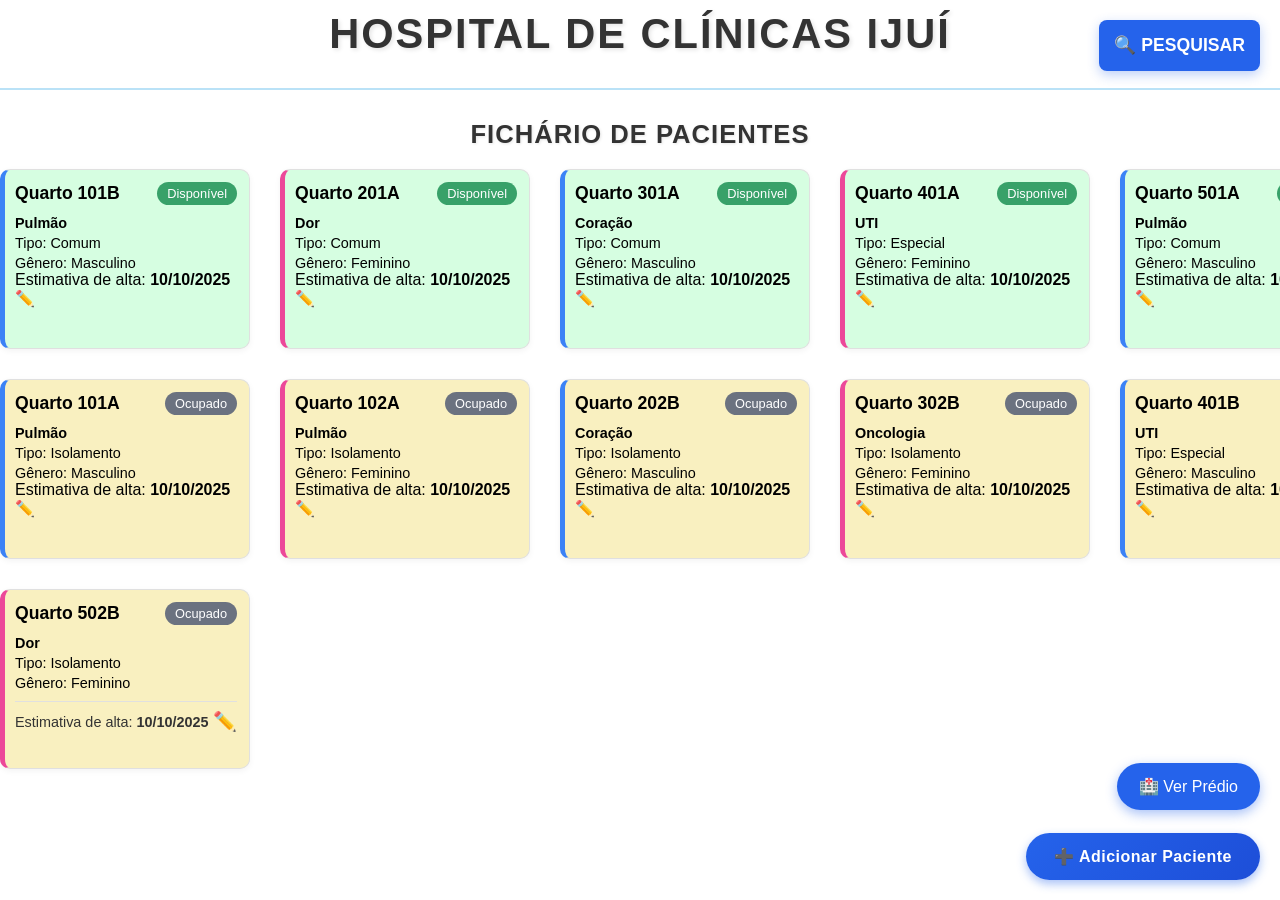
<file: index.html>
<!DOCTYPE html>
<html lang="en">
    <head>
        <meta charset="UTF-8">
        <meta name="viewport" content="width=device-width, initial-scale=1.0">
        <link rel="stylesheet" href="style.css">
        <title>Hospital</title>
    </head>
    <body>
        <header>
            <!-- Botão para abrir a aba lateral -->
            <button id="openBtn" class="open-btn" onclick="toggleSidebar(true)">🔍 Pesquisar</button>
            <button id="closeBtnTop" class="close-btn-top" onclick="toggleSidebar(false)"
                style="display:none">✖</button>

            <!-- Botão para fechar (X) -->
            <button id="closeBtn" class="close-btn-top" onclick="toggleSidebar(false)">✖</button>

            <!-- Fundo escurecido -->
            <div id="overlay" class="overlay" onclick="toggleSidebar(false)"></div>

            <!-- Sidebar -->
            <div id="sidebar" class="sidebar">
                <div class="sidebar-header">
                    <h2>Pesquisar Paciente</h2>
                </div>

                <form>
                    <label for="cpf">CPF:</label>
                    <input type="text" id="cpf" name="cpf" maxlength="11" placeholder="Somente números"
                        pattern="\d{11}">

                    <label for="nome">Nome:</label>
                    <input type="text" id="nome" name="nome" placeholder="Digite o nome">

                    <button type="submit" class="search-btn">Pesquisar</button>
                </form>
            </div>


            <h1 class="title">Hospital de Clínicas Ijuí</h1>

        </header>
        <main>
            <section class="intro">
                <h2>Fichário de pacientes </h2>

                <main>
                    <div class="quartos-grid">
                        <!-- Card de quarto -->
                        <div class="quarto-card ocupado Masculino">
                            <div class="quarto-header">
                                <h3>Quarto 101A</h3>
                                <span class="status">Ocupado</span>
                            </div>
                            <div class="quarto-body">
                                <p><strong>Pulmão</strong></p>
                                <p>Tipo: Isolamento</p>
                                <p>Gênero: Masculino</p>
                            </div>
                            <span class="estimativa">Estimativa de alta: <strong>10/10/2025</strong></span>
                            <span class="editar" title="Editar">✏️</span>
                        </div>

                        <!-- Quarto 101B - Disponível -->
                        <div class="quarto-card disponivel Masculino">
                            <div class="quarto-header">
                                <h3>Quarto 101B</h3>
                                <span class="status">Disponível</span>
                            </div>
                            <div class="quarto-body">
                                <p><strong>Pulmão</strong></p>
                                <p>Tipo: Comum</p>
                                <p>Gênero: Masculino</p>
                            </div>
                            <span class="estimativa">Estimativa de alta: <strong>10/10/2025</strong></span>
                            <span class="editar" title="Editar">✏️</span>
                        </div>

                        <!-- Quarto 102A - Ocupado -->
                        <div class="quarto-card ocupado Feminino">
                            <div class="quarto-header">
                                <h3>Quarto 102A</h3>
                                <span class="status">Ocupado</span>
                            </div>
                            <div class="quarto-body">
                                <p><strong>Pulmão</strong></p>
                                <p>Tipo: Isolamento</p>
                                <p>Gênero: Feminino</p>
                            </div>
                            <span class="estimativa">Estimativa de alta: <strong>10/10/2025</strong></span>
                            <span class="editar" title="Editar">✏️</span>
                        </div>

                        <!-- Quarto 201A - Disponível (Dor) -->
                        <div class="quarto-card disponivel Feminino">
                            <div class="quarto-header">
                                <h3>Quarto 201A</h3>
                                <span class="status">Disponível</span>
                            </div>
                            <div class="quarto-body">
                                <p><strong>Dor</strong></p>
                                <p>Tipo: Comum</p>
                                <p>Gênero: Feminino</p>
                            </div>
                            <span class="estimativa">Estimativa de alta: <strong>10/10/2025</strong></span>
                            <span class="editar" title="Editar">✏️</span>
                        </div>

                        <!-- Quarto 202B - Ocupado (Coração) -->
                        <div class="quarto-card ocupado Masculino">
                            <div class="quarto-header">
                                <h3>Quarto 202B</h3>
                                <span class="status">Ocupado</span>
                            </div>
                            <div class="quarto-body">
                                <p><strong>Coração</strong></p>
                                <p>Tipo: Isolamento</p>
                                <p>Gênero: Masculino</p>
                            </div>
                            <span class="estimativa">Estimativa de alta: <strong>10/10/2025</strong></span>
                            <span class="editar" title="Editar">✏️</span>
                        </div>

                        <!-- Quarto 301A - Disponível (Coração) -->
                        <div class="quarto-card disponivel Masculino">
                            <div class="quarto-header">
                                <h3>Quarto 301A</h3>
                                <span class="status">Disponível</span>
                            </div>
                            <div class="quarto-body">
                                <p><strong>Coração</strong></p>
                                <p>Tipo: Comum</p>
                                <p>Gênero: Masculino</p>
                            </div>
                            <span class="estimativa">Estimativa de alta: <strong>10/10/2025</strong></span>
                            <span class="editar" title="Editar">✏️</span>
                        </div>

                        <!-- Quarto 302B - Ocupado (Oncologia) -->
                        <div class="quarto-card ocupado Feminino">
                            <div class="quarto-header">
                                <h3>Quarto 302B</h3>
                                <span class="status">Ocupado</span>
                            </div>
                            <div class="quarto-body">
                                <p><strong>Oncologia</strong></p>
                                <p>Tipo: Isolamento</p>
                                <p>Gênero: Feminino</p>
                            </div>
                            <span class="estimativa">Estimativa de alta: <strong>10/10/2025</strong></span>
                            <span class="editar" title="Editar">✏️</span>
                        </div>

                        <!-- Quarto 401A - UTI (Disponível) -->
                        <div class="quarto-card disponivel Feminino">
                            <div class="quarto-header">
                                <h3>Quarto 401A</h3>
                                <span class="status">Disponível</span>
                            </div>
                            <div class="quarto-body">
                                <p><strong>UTI</strong></p>
                                <p>Tipo: Especial</p>
                                <p>Gênero: Feminino</p>
                            </div>
                            <span class="estimativa">Estimativa de alta: <strong>10/10/2025</strong></span>
                            <span class="editar" title="Editar">✏️</span>
                        </div>

                        <!-- Quarto 401B - UTI (Ocupado) -->
                        <div class="quarto-card ocupado Masculino">
                            <div class="quarto-header">
                                <h3>Quarto 401B</h3>
                                <span class="status">Ocupado</span>
                            </div>
                            <div class="quarto-body">
                                <p><strong>UTI</strong></p>
                                <p>Tipo: Especial</p>
                                <p>Gênero: Masculino</p>
                            </div>
                            <span class="estimativa">Estimativa de alta: <strong>10/10/2025</strong></span>
                            <span class="editar" title="Editar">✏️</span>
                        </div>

                        <!-- Quarto 501A - Disponível (Pulmão) -->
                        <div class="quarto-card disponivel Masculino">
                            <div class="quarto-header">
                                <h3>Quarto 501A</h3>
                                <span class="status">Disponível</span>
                            </div>
                            <div class="quarto-body">
                                <p><strong>Pulmão</strong></p>
                                <p>Tipo: Comum</p>
                                <p>Gênero: Masculino</p>
                            </div>
                            <span class="estimativa">Estimativa de alta: <strong>10/10/2025</strong></span>
                            <span class="editar" title="Editar">✏️</span>
                        </div>

                        <!-- Quarto 502B - Ocupado (Dor) -->
                        <div class="quarto-card ocupado Feminino">
                            <div class="quarto-header">
                                <h3>Quarto 502B</h3>
                                <span class="status">Ocupado</span>
                            </div>
                            <div class="quarto-body">
                                <p><strong>Dor</strong></p>
                                <p>Tipo: Isolamento</p>
                                <p>Gênero: Feminino</p>
                            </div>
                            <div class="quarto-footer">
                            <span class="estimativa">Estimativa de alta: <strong>10/10/2025</strong></span>
                            <span class="editar" title="Editar">✏️</span>
                        </div>
                    </div>


                <div class="bottom-buttons">
    <!-- Botão para abrir a página do prédio -->
    <a href="predio.html">
        <button class="ver-predio">🏥 Ver Prédio</button>
        
    </a>

    <!-- Botão separado para abrir o painel lateral de adicionar paciente -->
    <button id="openBtn" class="add-paciente" onclick="toggleSidebar(true)">➕ Adicionar Paciente</button>
</div>

<!-- Botão X que aparece no topo quando a sidebar abre -->
<button id="closeBtnTop" class="close-btn-top" onclick="toggleSidebar(false)" style="display:none">✖</button>

<!-- Fundo escurecido -->
<div id="overlay" class="overlay" onclick="toggleSidebar(false)"></div>

<!-- Sidebar para adicionar paciente -->
<div id="sidebar" class="sidebar">
    <div class="sidebar-header">
        <h2>Adicionar Paciente</h2>
    </div>

    <section class="add-room-section">
    <h2>Adicionar Novo Paciente</h2>
    <form id="addRoomForm">

        <!-- Seleção de Quarto -->
        <label for="quartoId">Quarto</label>
        <select id="quartoId" name="quartoId" required>
            <option value="">Selecione o quarto</option>

            <optgroup label="Andar 1 — Pulmão">
                <option value="101A">101A — Disponível</option>
                <option value="101B">101B — Ocupado</option>
                <option value="102A">102A — Disponível</option>
            </optgroup>

            <optgroup label="Andar 2 — Cirurgia / Coração">
                <option value="201A">201A — Disponível (Cirurgia)</option>
                <option value="202B">202B — Ocupado (Coração)</option>
            </optgroup>

            <optgroup label="UTI">
                <option value="401A">401A — Disponível (UTI)</option>
                <option value="401B">401B — Ocupado (UTI)</option>
            </optgroup>
        </select>

        <!-- Tipo de Doença / Condição -->
        <label for="doenca">Tipo de Doença/Condição:</label>
        <select id="doenca" name="doenca" required>
            <option value="">Selecione uma doença</option>

            <!-- Pós-operatório -->
            <optgroup label="Pós-operatório">
                <option value="hernioplastia">Hernioplastia</option>
                <option value="apendicectomia-peritonite">Apendicectomia com peritonite</option>
                <option value="tireoidectomia">Tireoidectomia</option>
                <option value="artroplastia-quadril">Artroplastia de quadril</option>
                <option value="colectomia-diverticulite">Colectomia por diverticulite supurada</option>
                <option value="mastectomia">Mastectomia</option>
                <option value="colecistectomia-colangite">Colecistectomia com colangite</option>
                <option value="craniotomia-eletiva">Craniotomia eletiva</option>
                <option value="ulcera-perfurada">Cirurgia de úlcera perfurada infectada</option>
            </optgroup>

            <!-- Doenças Respiratórias -->
            <optgroup label="Doenças Respiratórias">
                <option value="pneumonia-bacteriana">Pneumonia bacteriana com escarro purulento</option>
                <option value="tuberculose">Tuberculose ativa</option>
                <option value="covid19">COVID-19</option>
                <option value="influenza-grave">Influenza grave</option>
                <option value="bronquiolite-viral">Bronquiolite viral aguda</option>
            </optgroup>

            <!-- Infecções Gastrointestinais -->
            <optgroup label="Infecções Gastrointestinais">
                <option value="clostridium">Diarreia por Clostridioides difficile</option>
                <option value="rotavirus">Rotavírus</option>
                <option value="norovirus">Norovírus</option>
                <option value="salmonella">Salmonella</option>
                <option value="shigella">Shigella</option>
            </optgroup>

            <!-- Germes Multirresistentes -->
            <optgroup label="Germes Multirresistentes">
                <option value="mrsa">MRSA (Staphylococcus aureus resistente à oxacilina)</option>
                <option value="vre">VRE (Enterococcus resistente à vancomicina)</option>
                <option value="kpc">KPC (Klebsiella pneumoniae carbapenemase)</option>
                <option value="acinetobacter">Acinetobacter baumannii multirresistente</option>
                <option value="pseudomonas">Pseudomonas aeruginosa multirresistente</option>
            </optgroup>

            <!-- Outros -->
            <optgroup label="Outros Contextos de Risco">
                <option value="ferida-infectada">Ferida infectada com secreção purulenta</option>
                <option value="grandes-queimados">Grandes queimados</option>
                <option value="imunossuprimido">Imunossuprimidos ou neutropênicos</option>
                <option value="transplantado">Transplantados em contato com infectados</option>
                <option value="incontinencia-infeccao">Incontinência fecal/urinária com infecção ativa</option>
            </optgroup>
        </select>

        <!-- Status do Quarto -->
        <label for="status">Status:</label>
        <select id="status" name="status" required>
            <option value="">Selecione</option>
            <option value="Disponível">Disponível</option>
            <option value="Ocupado">Ocupado</option>
        </select>

        <!-- Gravidade -->
        <label for="gravidade">Gravidade:</label>
        <select id="gravidade" name="gravidade" required>
            <option value="">Selecione</option>
            <option value="Comum">Comum</option>
            <option value="Isolamento">Isolamento</option>
            <option value="Pós-operatório">Pós-operatório</option>
            <option value="Crítico">Crítico (UTI)</option>
        </select>

        <!-- Gênero -->
        <label for="genero">Gênero:</label>
        <select id="genero" name="genero" required>
            <option value="">Selecione</option>
            <option value="Masculino">Masculino</option>
            <option value="Feminino">Feminino</option>
        </select>

        <!-- Botão de envio -->
        <button type="submit">Adicionar Paciente</button>
    </form>
</section>


        <!-- Botão de envio -->
        <button type="submit" class="submit-btn">Adicionar</button>
    </form>
</div>


                        
                </main>








                <script src="script.js"></script>
    </body>
</html>
</file>
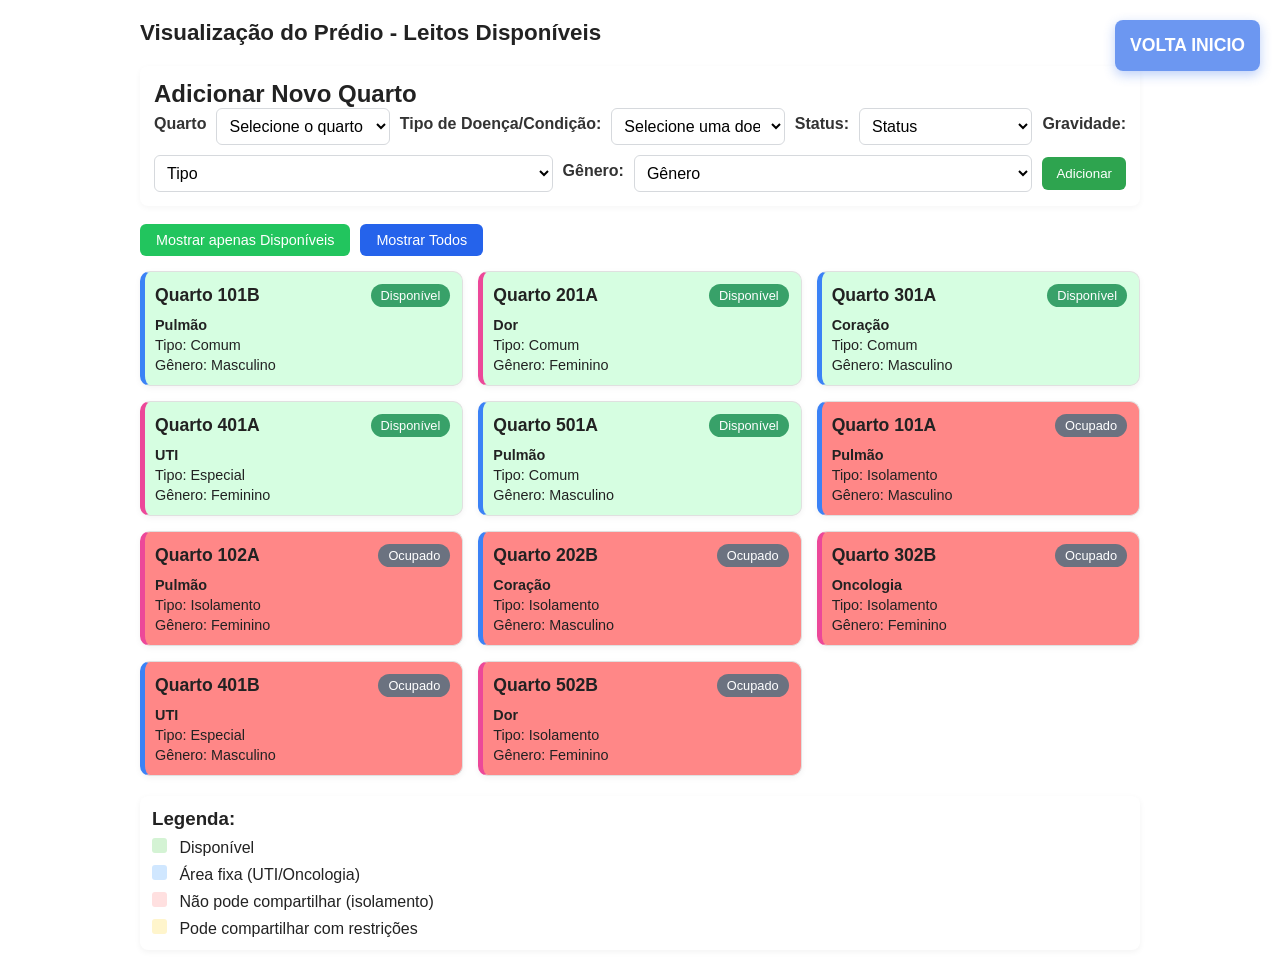
<file: predio.html>
<!DOCTYPE html>
<html lang="pt-BR">
    <head>
        <meta charset="UTF-8">
        <meta name="viewport" content="width=device-width, initial-scale=1.0">
        <title>Leitos Disponíveis</title>
        <link rel="stylesheet" href="styles.css">
    </head>
    <body>
        <div class="container">
            <header>
                <h1>Visualização do Prédio - Leitos Disponíveis</h1>

                <a href="index.html"><button class="home">Volta inicio</button></a>

            </header>

            <section class="add-room-section">
                <h2>Adicionar Novo Quarto</h2>
                <form id="addRoomForm">
                    <label for="quartoId">Quarto</label>
                    <select id="quartoId" name="quartoId" required>
                        <option value="">Selecione o quarto</option>

                        <optgroup label="Andar 1 — Pulmão">
                            <option value="101A">101A — Disponível</option>
                            <option value="101B">101B — Ocupado</option>
                            <option value="102A">102A — Disponível</option>
                        </optgroup>

                        <optgroup label="Andar 2 — Cirurgia / Coração">
                            <option value="201A">201A — Disponível (Cirurgia)</option>
                            <option value="202B">202B — Ocupado (Coração)</option>
                        </optgroup>

                        <optgroup label="UTI">
                            <option value="401A">401A — Disponível (UTI)</option>
                            <option value="401B">401B — Ocupado (UTI)</option>
                        </optgroup>
                    </select>
                    <label for="doenca">Tipo de Doença/Condição:</label>
<select id="doenca" name="doenca" required>
    <option value="">Selecione uma doença</option>

    <!-- Pós-operatório -->
    <optgroup label="Pós-operatório">
        <option value="hernioplastia">Hernioplastia</option>
        <option value="apendicectomia-peritonite">Apendicectomia com peritonite</option>
        <option value="tireoidectomia">Tireoidectomia</option>
        <option value="artroplastia-quadril">Artroplastia de quadril</option>
        <option value="colectomia-diverticulite">Colectomia por diverticulite supurada</option>
        <option value="mastectomia">Mastectomia</option>
        <option value="colecistectomia-colangite">Colecistectomia com colangite</option>
        <option value="craniotomia-eletiva">Craniotomia eletiva</option>
        <option value="ulcera-perfurada">Cirurgia de úlcera perfurada infectada</option>
    </optgroup>

    <!-- Doenças Respiratórias -->
    <optgroup label="Doenças Respiratórias">
        <option value="pneumonia-bacteriana">Pneumonia bacteriana com escarro purulento</option>
        <option value="tuberculose">Tuberculose ativa</option>
        <option value="covid19">COVID-19</option>
        <option value="influenza-grave">Influenza grave</option>
        <option value="bronquiolite-viral">Bronquiolite viral aguda</option>
    </optgroup>

    <!-- Infecções Gastrointestinais -->
    <optgroup label="Infecções Gastrointestinais">
        <option value="clostridium">Diarreia por Clostridioides difficile</option>
        <option value="rotavirus">Rotavírus</option>
        <option value="norovirus">Norovírus</option>
        <option value="salmonella">Salmonella</option>
        <option value="shigella">Shigella</option>
    </optgroup>

    <!-- Germes Multirresistentes -->
    <optgroup label="Germes Multirresistentes">
        <option value="mrsa">MRSA (Staphylococcus aureus resistente à oxacilina)</option>
        <option value="vre">VRE (Enterococcus resistente à vancomicina)</option>
        <option value="kpc">KPC (Klebsiella pneumoniae carbapenemase)</option>
        <option value="acinetobacter">Acinetobacter baumannii multirresistente</option>
        <option value="pseudomonas">Pseudomonas aeruginosa multirresistente</option>
    </optgroup>

    <!-- Outros -->
    <optgroup label="Outros Contextos de Risco">
        <option value="ferida-infectada">Ferida infectada com secreção purulenta</option>
        <option value="grandes-queimados">Grandes queimados</option>
        <option value="imunossuprimido">Imunossuprimidos ou neutropênicos em contato com infectados</option>
        <option value="transplantado">Transplantados em contato com infectados</option>
        <option value="incontinencia-infeccao">Incontinência fecal/urinária com infecção ativa</option>
    </optgroup>
</select>

                    <label for="status">Status:</label>
                    <select id="status" required>
                        <option value="">Status</option>
                        <option value="Disponível">Disponível</option>
                        <option value="Ocupado">Ocupado</option>
                        <select id="tipo" required>

                            <label for="gravidade">Gravidade:</label>
                            <select id="gravidade" required>
                                <option value="">Tipo</option>
                                <option value="Comum">Comum</option>
                                <option value="Isolamento">Isolamento</option>
                                <option value="Pós-operatório">Pós-operatório</option>
                                <option value="Crítico">Crítico (UTI)</option>
                            </select>
                            <label for="genero">Gênero:</label>
                            <select id="genero" required>
                                <option value="">Gênero</option>
                                <option value="Masculino">Masculino</option>
                                <option value="Feminino">Feminino</option>
                            </select>
                            <button type="submit">Adicionar</button>
                </form>
            </section>

            <div class="filtros">
                <button id="filtroDisponiveis">Mostrar apenas Disponíveis</button>
                <button id="mostrarTodos">Mostrar Todos</button>
            </div>

            <main>
                <div class="quartos-grid">
                    <!-- Card de quarto -->
                    <div class="quarto-card ocupado Masculino">
                        <div class="quarto-header">
                            <h3>Quarto 101A</h3>
                            <span class="status">Ocupado</span>
                        </div>
                        <div class="quarto-body">
                            <p><strong>Pulmão</strong></p>
                            <p>Tipo: Isolamento</p>
                            <p>Gênero: Masculino</p>
                        </div>
                    </div>

                    <!-- Quarto 101B - Disponível -->
                    <div class="quarto-card disponivel Masculino">
                        <div class="quarto-header">
                            <h3>Quarto 101B</h3>
                            <span class="status">Disponível</span>
                        </div>
                        <div class="quarto-body">
                            <p><strong>Pulmão</strong></p>
                            <p>Tipo: Comum</p>
                            <p>Gênero: Masculino</p>
                        </div>
                    </div>

                    <!-- Quarto 102A - Ocupado -->
                    <div class="quarto-card ocupado Feminino">
                        <div class="quarto-header">
                            <h3>Quarto 102A</h3>
                            <span class="status">Ocupado</span>
                        </div>
                        <div class="quarto-body">
                            <p><strong>Pulmão</strong></p>
                            <p>Tipo: Isolamento</p>
                            <p>Gênero: Feminino</p>
                        </div>
                    </div>

                    <!-- Quarto 201A - Disponível (Dor) -->
                    <div class="quarto-card disponivel Feminino comum">
                        <div class="quarto-header">
                            <h3>Quarto 201A</h3>
                            <span class="status">Disponível</span>
                        </div>
                        <div class="quarto-body">
                            <p><strong>Dor</strong></p>
                            <p>Tipo: Comum</p>
                            <p>Gênero: Feminino</p>
                        </div>
                    </div>

                    <!-- Quarto 202B - Ocupado (Coração) -->
                    <div class="quarto-card ocupado Masculino isolamento">
                        <div class="quarto-header">
                            <h3>Quarto 202B</h3>
                            <span class="status">Ocupado</span>
                        </div>
                        <div class="quarto-body">
                            <p><strong>Coração</strong></p>
                            <p>Tipo: Isolamento</p>
                            <p>Gênero: Masculino</p>
                        </div>
                    </div>

                    <!-- Quarto 301A - Disponível (Coração) -->
                    <div class="quarto-card disponivel Masculino comum">
                        <div class="quarto-header">
                            <h3>Quarto 301A</h3>
                            <span class="status">Disponível</span>
                        </div>
                        <div class="quarto-body">
                            <p><strong>Coração</strong></p>
                            <p>Tipo: Comum</p>
                            <p>Gênero: Masculino</p>
                        </div>
                    </div>

                    <!-- Quarto 302B - Ocupado (Oncologia) -->
                    <div class="quarto-card ocupado Feminino isolamento">
                        <div class="quarto-header">
                            <h3>Quarto 302B</h3>
                            <span class="status">Ocupado</span>
                        </div>
                        <div class="quarto-body">
                            <p><strong>Oncologia</strong></p>
                            <p>Tipo: Isolamento</p>
                            <p>Gênero: Feminino</p>
                        </div>
                    </div>

                    <!-- Quarto 401A - UTI (Disponível) -->
                    <div class="quarto-card disponivel Feminino especial">
                        <div class="quarto-header">
                            <h3>Quarto 401A</h3>
                            <span class="status">Disponível</span>
                        </div>
                        <div class="quarto-body">
                            <p><strong>UTI</strong></p>
                            <p>Tipo: Especial</p>
                            <p>Gênero: Feminino</p>
                        </div>
                    </div>

                    <!-- Quarto 401B - UTI (Ocupado) -->
                    <div class="quarto-card ocupado Masculino especial">
                        <div class="quarto-header">
                            <h3>Quarto 401B</h3>
                            <span class="status">Ocupado</span>
                        </div>
                        <div class="quarto-body">
                            <p><strong>UTI</strong></p>
                            <p>Tipo: Especial</p>
                            <p>Gênero: Masculino</p>
                        </div>
                    </div>

                    <!-- Quarto 501A - Disponível (Pulmão) -->
                    <div class="quarto-card disponivel Masculino comum">
                        <div class="quarto-header">
                            <h3>Quarto 501A</h3>
                            <span class="status">Disponível</span>
                        </div>
                        <div class="quarto-body">
                            <p><strong>Pulmão</strong></p>
                            <p>Tipo: Comum</p>
                            <p>Gênero: Masculino</p>
                        </div>
                    </div>

                    <!-- Quarto 502B - Ocupado (Dor) -->
                    <div class="quarto-card ocupado Feminino isolamento">
                        <div class="quarto-header">
                            <h3>Quarto 502B</h3>
                            <span class="status">Ocupado</span>
                        </div>
                        <div class="quarto-body">
                            <p><strong>Dor</strong></p>
                            <p>Tipo: Isolamento</p>
                            <p>Gênero: Feminino</p>
                        </div>
                    </div>


                    <!-- Adicione outros quartos copiando os cards acima -->
                </div>
            </main>

            <!-- Legenda -->
            <footer>
                <div class="legend">
                    <h3>Legenda:</h3>
                    <div><span class="legend-box disponivel"></span> Disponível</div>
                    <div><span class="legend-box area-fixa"></span> Área fixa (UTI/Oncologia)</div>
                    <div><span class="legend-box nao-compartilhar"></span> Não pode compartilhar (isolamento)</div>
                    <div><span class="legend-box restrito"></span> Pode compartilhar com restrições</div>
                </div>
            </footer>
        </div>
    </body>
</html>
</file>
<file: style.css>
* {
    margin: 0;
    padding: 0;
    box-sizing: border-box;
    font-family: 'Segoe UI', Tahoma, Geneva, Verdana, sans-serif;
    scroll-behavior: smooth;
}


/* ===== Botão de abrir ===== */
/* Botão de abrir (pesquisar) */
.open-btn {
    position: fixed;
    top: 20px;
    right: 20px;
    background: #2563eb;
    color: white;
    border: none;
    padding: 15px 15px;
    font-size: 1.1rem;
    border-radius: 8px;
    cursor: pointer;
    transition:  0.6s ; /* Transição suave */
    z-index: 1001;
    align-items: center;
    display: flex;
    gap: 8px;
    box-shadow: 0 4px 12px rgba(37, 99, 235, 0.3);
    font-weight: bold;
    text-transform: uppercase;
}

/* Quando escondido */
.open-btn.hidden {
    opacity: 0;
    pointer-events: none; /* evita cliques enquanto escondido */
}

.close-btn-top {
    position: fixed;
    top: 20px;
    right: 20px;
    background: transparent;
    color: #333; /* cinza escuro */
    font-size: 1.5rem;
    border: none;
    cursor: pointer;
    z-index: 1005;
    display: none; /* começa escondido */
    transition: color 0.2s ease;
}

.close-btn-top:hover {
    color: #000; /* fica mais escuro no hover */
}

.sidebar {
    right: -350px;
    /* Sidebar fica oculta */
    transition: right 0.4s ease;
}

.sidebar.active {
    right: 0;
    /* Sidebar visível */
}

.open-btn:hover {
    background: #1d4ed8;
}

/* ===== Fundo escurecido ===== */
.overlay {
    position: fixed;
    top: 0;
    left: 0;
    width: 100%;
    height: 100%;
    background: rgba(0, 0, 0, 0.5);
    opacity: 0;
    pointer-events: none;
    transition: opacity 0.3s ease;
    z-index: 998;
}

.overlay.active {
    opacity: 1;
    pointer-events: auto;
}

/* ===== Aba lateral ===== */
.sidebar {
    position: fixed;
    top: 0;
    right: -350px;
    /* Inicialmente oculta */
    width: 300px;
    height: 100%;
    background: #f9fafb;
    box-shadow: -2px 0 5px rgba(0, 0, 0, 0.2);
    padding: 20px;
    transition: right 0.4s ease;
    z-index: 999;
    display: flex;
    flex-direction: column;
}

.sidebar.active {
    right: 0;
}

/* ===== Cabeçalho da aba ===== */
.sidebar-header {
    display: flex;
    justify-content: space-between;
    align-items: center;
    margin-bottom: 20px;
}

.sidebar-header h2 {
    font-size: 1rem;
    color: #333;
    margin: 0;
}

.close-btn {
    background: transparent;
    border: none;
    font-size: 1.4rem;
    cursor: pointer;
    color: #555;
    transition: color 0.3s ease;
}

.close-btn:hover {
    color: #000;
}

/* ===== Formulário ===== */
.sidebar form {
    display: flex;
    flex-direction: column;
}

.sidebar label {
    font-size: 0.8rem;
    margin-bottom: 3px;
}

.sidebar input {
    padding: 6px;
    margin-bottom: 10px;
    border: 1px solid #ccc;
    border-radius: 6px;
    font-size: 0.85rem;
}

.search-btn {
    padding: 8px;
    background: #2563eb;
    color: white;
    border: none;
    border-radius: 8px;
    cursor: pointer;
    font-size: 0.9rem;
}

.search-btn:hover {
    background: #1d4ed8;
}

.title {
    width: 100%;
    padding-top: 10px;
    display: flex;
    justify-content: center;
    align-items: center;
    color: #333;
    font-size: 2.6rem;
    letter-spacing: 2px;
    font-weight: bold;
    text-transform: uppercase;
    text-shadow: 2px 2px 4px rgba(0, 0, 0, 0.1);

}

header {
    height: 90px;
    margin-bottom: 30px;
    border-bottom: 2px solid #91d1f39f;
}

h2 {
    font-size: 1.6rem;
    margin-bottom: 20px;
    text-align: center;
    color: #333;
    font-weight: bold;
    text-transform: uppercase;
    letter-spacing: 1px;
    text-shadow: 1px 1px 3px rgba(0, 0, 0, 0.1);
    align-items: center;
}


.quartos-grid {
    width: 1400px;
    display: grid;
    grid-template-columns: repeat(auto-fill, minmax(240px, 1fr));
    margin: 0 auto;
    align-items: center;
    justify-items: center;
}

/* ======= QUARTO CARD ======= */
.quarto-card {
    width: 250px;
    height: 180px;
    margin-bottom: 30px;
    margin-right: 30px;
    background: #fff;
    border: 1px solid #e0e0e0;
    border-radius: 10px;
    padding: 12px;
    box-shadow: 0 2px 6px rgba(0, 0, 0, 0.05);
    transition: transform 0.2s ease, box-shadow 0.2s ease, background 0.2s ease;
    cursor: pointer;
}

/* Efeito ao passar o mouse */
.quarto-card:hover {
    transition: 0.5s;
    background: #ffffff;
    transform: translateY(-3px);
    box-shadow: 0 4px 10px rgba(0, 0, 0, 0.08);
}

/* Efeito ao clicar */
.quarto-card:active {
    transform: translateY(0);
    box-shadow: 0 6px 14px rgba(0, 0, 0, 0.12);
}

/* ======= CABEÇALHO DO CARD ======= */
.quarto-header {
    display: flex;
    justify-content: space-between;
    align-items: center;
}

.quarto-header h3 {
    font-size: 1.1rem;
}

/* ======= STATUS ======= */
.status {
    padding: 4px 10px;
    border-radius: 20px;
    font-size: 0.8rem;
    color: white;
}

.ocupado .status {
    background: #6b7280;
    /* Cinza */
}

.disponivel .status {
    background: #38a169;
    /* Verde */
}

/* ======= CORPO DO CARD ======= */
.quarto-body {
    margin-top: 10px;
    font-size: 0.9rem;
}

.quarto-body p {
    margin-top: 4px;
}

/* ======= LEGENDA ======= */
footer {
    margin-top: 20px;
    padding: 12px;
    background: #fff;
    border-radius: 8px;
    box-shadow: 0 2px 6px rgba(0, 0, 0, 0.05);
}

.legend div {
    margin-top: 8px;
}

.legend-box {
    display: inline-block;
    width: 15px;
    height: 15px;
    margin-right: 8px;
    border-radius: 3px;
}

.legend-box.disponivel {
    background: #d4f3d4;
}

.legend-box.area-fixa {
    background: #d0e7ff;
}

.legend-box.nao-compartilhar {
    background: #ffe0e0;
}

.legend-box.restrito {
    background: #fff5cc;
}

/* ======= GÊNERO ======= */
.Masculino {
    border-left: 5px solid #3b82f6;
    /* Azul */
    padding-left: 10px;
}

.Feminino {
    border-left: 5px solid #ec4899;
    /* Rosa */
    padding-left: 10px;
}


/* ======= ÁREAS ESPECIAIS ======= */
.disponivel {
    order: -1;
    background: #aafdc17b;
}

.ocupado {
    background: #f5e48d8c;
}

.restrito {
    background: #f7808096;
}


/* Botao adiciona */
.add-paciente {
    position: fixed;
    bottom: 20px;
    right: 20px;
    padding: 14px 28px;
    background: linear-gradient(135deg, #2563eb, #1d4ed8);
    color: #fff;
    font-size: 1rem;
    font-weight: bold;
    border: none;
    border-radius: 50px; /* formato pílula */
    cursor: pointer;
    box-shadow: 0px 4px 10px rgba(37, 99, 235, 0.4);
    transition: all 0.3s ease;
    letter-spacing: 0.5px;
}

/* Efeito ao passar o mouse */
.add-paciente:hover {
    background: linear-gradient(135deg, #1d4ed8, #153eaf);
    transform: translateY(-2px);
    box-shadow: 0px 6px 14px rgba(37, 99, 235, 0.5);
}

/* Efeito ao clicar */
.add-paciente:active {
    transform: translateY(0px);
    box-shadow: 0px 4px 8px rgba(37, 99, 235, 0.3);
}

/* Remove underline e efeitos padrão do link */
.link-predio {
    text-decoration: none;
}




/* ===== Sidebar lateral ===== */
.sidebar {
    position: fixed;
    top: 0;
    right: -400px;
    width: 300px;
    height: 100%;
    background: #fff;
    box-shadow: -4px 0 10px rgba(0, 0, 0, 0.2);
    padding: 20px;
    transition: right 0.3s ease;
    z-index: 1000;
    overflow-y: auto;
}

.sidebar.active {
    right: 0;
}

.sidebar-header {
    font-size: 1.4rem;
    font-weight: bold;
    color: #2563eb;
    margin-bottom: 15px;
}

/* ===== Fundo escurecido ===== */
.overlay {
    position: fixed;
    top: 0;
    left: 0;
    width: 100%;
    height: 100%;
    background: rgba(0, 0, 0, 0.4);
    opacity: 0;
    visibility: hidden;
    transition: opacity 0.3s ease;
    z-index: 900;
}

.overlay.active {
    opacity: 1;
    visibility: visible;
}

/* ===== Botão de fechar (X) ===== */
.close-btn-top {
    position: fixed;
    top: 20px;
    right: 20px;
    background: none; /* Remove o fundo */
    color: #333; /* Cor do X */
    border: none;
    font-size: 1.5rem;
    cursor: pointer;
    display: none;
    z-index: 1005;
    transition: 2.6s;
}

/* Animação ao passar o mouse */
.close-btn-top:hover {
    color: #000; /* Fica mais escuro no hover */
    transform: rotate(90deg); /* Pequeno giro */
}

/* ===== Formulário ===== */
.sidebar form {
    display: flex;
    flex-direction: column;
    gap: 10px;
}

.sidebar label {
    font-size: 0.9rem;
    color: #333;
}

.sidebar input,
.sidebar select,
.sidebar textarea {
    padding: 8px;
    border: 1px solid #ccc;
    border-radius: 6px;
    font-size: 0.9rem;
    width: 100%;
}

/* Botão dentro do formulário */
.submit-btn {
    background: #2563eb;
    color: white;
    border: none;
    padding: 10px;
    font-size: 1rem;
    border-radius: 8px;
    cursor: pointer;
    transition: background 0.3s ease;
}

.submit-btn:hover {
    background: #1d4ed8;
}


/* Rodapé do card */
.quarto-footer {
    margin-top: 10px;
    padding-top: 8px;
    border-top: 1px solid #e0e0e0;
    display: flex;
    justify-content: space-between;
    align-items: center;
    font-size: 0.9rem;
    color: #555;
}

/* Texto da estimativa */
.quarto-footer .estimativa {
    font-size: 0.9rem;
    color: #333;
}

/* Ícone de edição (caneta) */
.quarto-footer .editar {
    cursor: pointer;
    font-size: 1.2rem;
    transition: transform 0.2s ease;
    display: inline-block;
}

/* Animação ao passar o mouse */
.quarto-footer .editar:hover {
    animation: balancar 0.4s ease-in-out infinite alternate;
    color: #2563eb;
}

@keyframes balancar {
    0% { transform: rotate(0deg); }
    25% { transform: rotate(-10deg); }
    50% { transform: rotate(10deg); }
    75% { transform: rotate(-10deg); }
    100% { transform: rotate(0deg); }
}

.ver-predio {
    position: fixed; /* Fixa na tela */
    bottom: 90px; /* Distância da borda inferior */
    right: 20px; /* Distância da borda direita */
    
    background: #2563eb;
    color: white;
    border: none;
    padding: 14px 22px;
    font-size: 1rem;    
    border-radius: 50px;
    cursor: pointer;
    transition: all 0.3s ease;
    box-shadow: 0 4px 12px rgba(37, 99, 235, 0.4);
    z-index: 1000; /* Garante que fica acima de outros elementos */
}

/* Efeito ao passar o mouse */
.ver-predio:hover {
    background: #1e40af;
    transform: translateY(-3px);
    box-shadow: 0 6px 15px rgba(37, 99, 235, 0.5);
}
</file>
<file: styles.css>
/* ======= RESET ======= */
* {
    margin: 0;
    padding: 0;
    box-sizing: border-box;
    font-family: Arial, sans-serif;
}

/* ======= BODY ======= */
body {
    padding: 20px;
    color: #222;
}

.container {
    max-width: 1000px;
    margin: 0 auto;
}

header h1 {
    width: 700px;
    font-size: 1.4rem;
    margin-bottom: 20px;
}

/* ======= GRID DE QUARTOS ======= */
.quartos-grid {
    display: grid;
    grid-template-columns: repeat(auto-fill, minmax(240px, 1fr));
    gap: 15px;
}

.add-room-section form {
    display: flex;

    gap: 10px;
    flex-wrap: wrap;
    align-items: center;
}

.add-room-section {
    background-color: #f0f2f5;
    box-shadow: 0 2px 6px rgba(0, 0, 0, 0.04);
}

/* ======= QUARTO CARD ======= */
.quarto-card {
    background: #fff;
    border: 1px solid #e0e0e0;
    border-radius: 10px;
    padding: 12px;
    box-shadow: 0 2px 6px rgba(0, 0, 0, 0.05);
    transition: transform 0.2s ease, box-shadow 0.2s ease, background 0.2s ease;
    cursor: pointer;
}

/* Efeito ao passar o mouse */
.quarto-card:hover {
    background: #f0f2f5;
    transform: translateY(-3px);
    box-shadow: 0 4px 10px rgba(0, 0, 0, 0.08);
}

/* Efeito ao clicar */
.quarto-card:active {
    transform: translateY(0);
    box-shadow: 0 6px 14px rgba(0, 0, 0, 0.12);
}

/* ======= CABEÇALHO DO CARD ======= */
.quarto-header {
    display: flex;
    justify-content: space-between;
    align-items: center;
}

.quarto-header h3 {
    font-size: 1.1rem;
}

/* ======= STATUS ======= */
.status {
    padding: 4px 10px;
    border-radius: 20px;
    font-size: 0.8rem;
    color: white;
}

.ocupado .status {
    background: #6b7280;
    /* Cinza */
}

.disponivel .status {
    background: #38a169;
    /* Verde */
}



/* ======= CORPO DO CARD ======= */
.quarto-body {
    margin-top: 10px;
    font-size: 0.9rem;
}

.quarto-body p {
    margin-top: 4px;
}

/* ======= LEGENDA ======= */
footer {
    margin-top: 20px;
    padding: 12px;
    background: #fff;
    border-radius: 8px;
    box-shadow: 0 2px 6px rgba(0, 0, 0, 0.05);
}

.legend div {
    margin-top: 8px;
}

.legend-box {
    display: inline-block;
    width: 15px;
    height: 15px;
    margin-right: 8px;
    border-radius: 3px;
}

.legend-box.disponivel {
    background: #d4f3d4;
}

.legend-box.area-fixa {
    background: #d0e7ff;
}

.legend-box.nao-compartilhar {
    background: #ffe0e0;
}

.legend-box.restrito {
    background: #fff5cc;
}

/* ======= GÊNERO ======= */
.Masculino {
    border-left: 5px solid #3b82f6;
    /* Azul */
    padding-left: 10px;
}

.Feminino {
    border-left: 5px solid #ec4899;
    /* Rosa */
    padding-left: 10px;
}


/* ======= ÁREAS ESPECIAIS ======= */
.disponivel {
    order: -1;
    background: #aafdc17b;
}

.ocupado {
    background: #ff5656b4;
}

.restrito {
    background: #d7212196;
}

.add-room-section {
    background: #fff;
    padding: 14px;
    border-radius: 8px;
    margin-bottom: 18px;
    box-shadow: 0 2px 6px rgba(0, 0, 0, 0.04);
}

.add-room-section form {
    display: flex;
    gap: 10px;
    flex-wrap: wrap;
    align-items: center;
}

.add-room-section input,
.add-room-section select {
    padding: 8px;
    border-radius: 6px;
    border: 1px solid #d6d9dd;
    min-width: 150px;
    flex: 1 1 160px;
}

.add-room-section button {
    background: #2ea44f;
    color: white;
    border: none;
    padding: 9px 14px;
    border-radius: 6px;
    cursor: pointer;
}

.add-room-section button:hover {
    opacity: 0.95;
}

/* ==== AREA PRICIPAL ==== */

.home {
    transition: margin-left 0.3s ease;
    position: fixed;
    top: 20px;
    right: 20px;
    background: #2564ebab;
    color: white;
    border: none;
    padding: 15px 15px;
    font-size: 1.1rem;
    border-radius: 8px;
    cursor: pointer;
    transition: background 0.3s;
    z-index: 1001;
    align-items: center;
    display: flex;
    gap: 8px;
    box-shadow: 0 4px 10px rgba(0, 0, 0, 0.1);
    font-weight: bold;
    text-transform: uppercase;
    box-shadow: 0 4px 12px rgba(37, 99, 235, 0.3);
}

.home:hover {
    background: #1d4ed8;
}

.header-buttons {
    display: flex;
    justify-content: center;
    align-items: center;
    gap: 10px;
}

.filtros {
    display: flex;
    gap: 10px;
    margin: 15px 0;
}

.filtros button {
    padding: 8px 16px;
    border: none;
    border-radius: 6px;
    cursor: pointer;
    font-size: 0.9rem;
    transition: background 0.2s ease;
}

#filtroDisponiveis {
    background-color: #22c55e;
    /* verde */
    color: white;
}

#mostrarTodos {
    background-color: #2563eb;
    /* azul */
    color: white;
}

.filtros button:hover {
    opacity: 0.9;
}

.quarto-card {
    display: block;
    transition: all 0.3s ease;
}


label {
    display: block;
    font-weight: bold;
    margin-bottom: 6px;
    color: #333;
}

select {
    width: 100%;
    max-width: 400px;
    padding: 10px;
    font-size: 1rem;
    border: 1px solid #ccc;
    border-radius: 8px;
    background: #fff;
    cursor: pointer;
    transition: 0.3s ease;
}

select:focus {
    outline: none;
    border-color: #2563eb;
    box-shadow: 0 0 5px rgba(37, 99, 235, 0.4);
}

optgroup {
    font-weight: bold;
    color: #444;
    background: #f7f7f7;
    padding: 4px 0;
}

option {
    padding: 8px;
}
</file>
